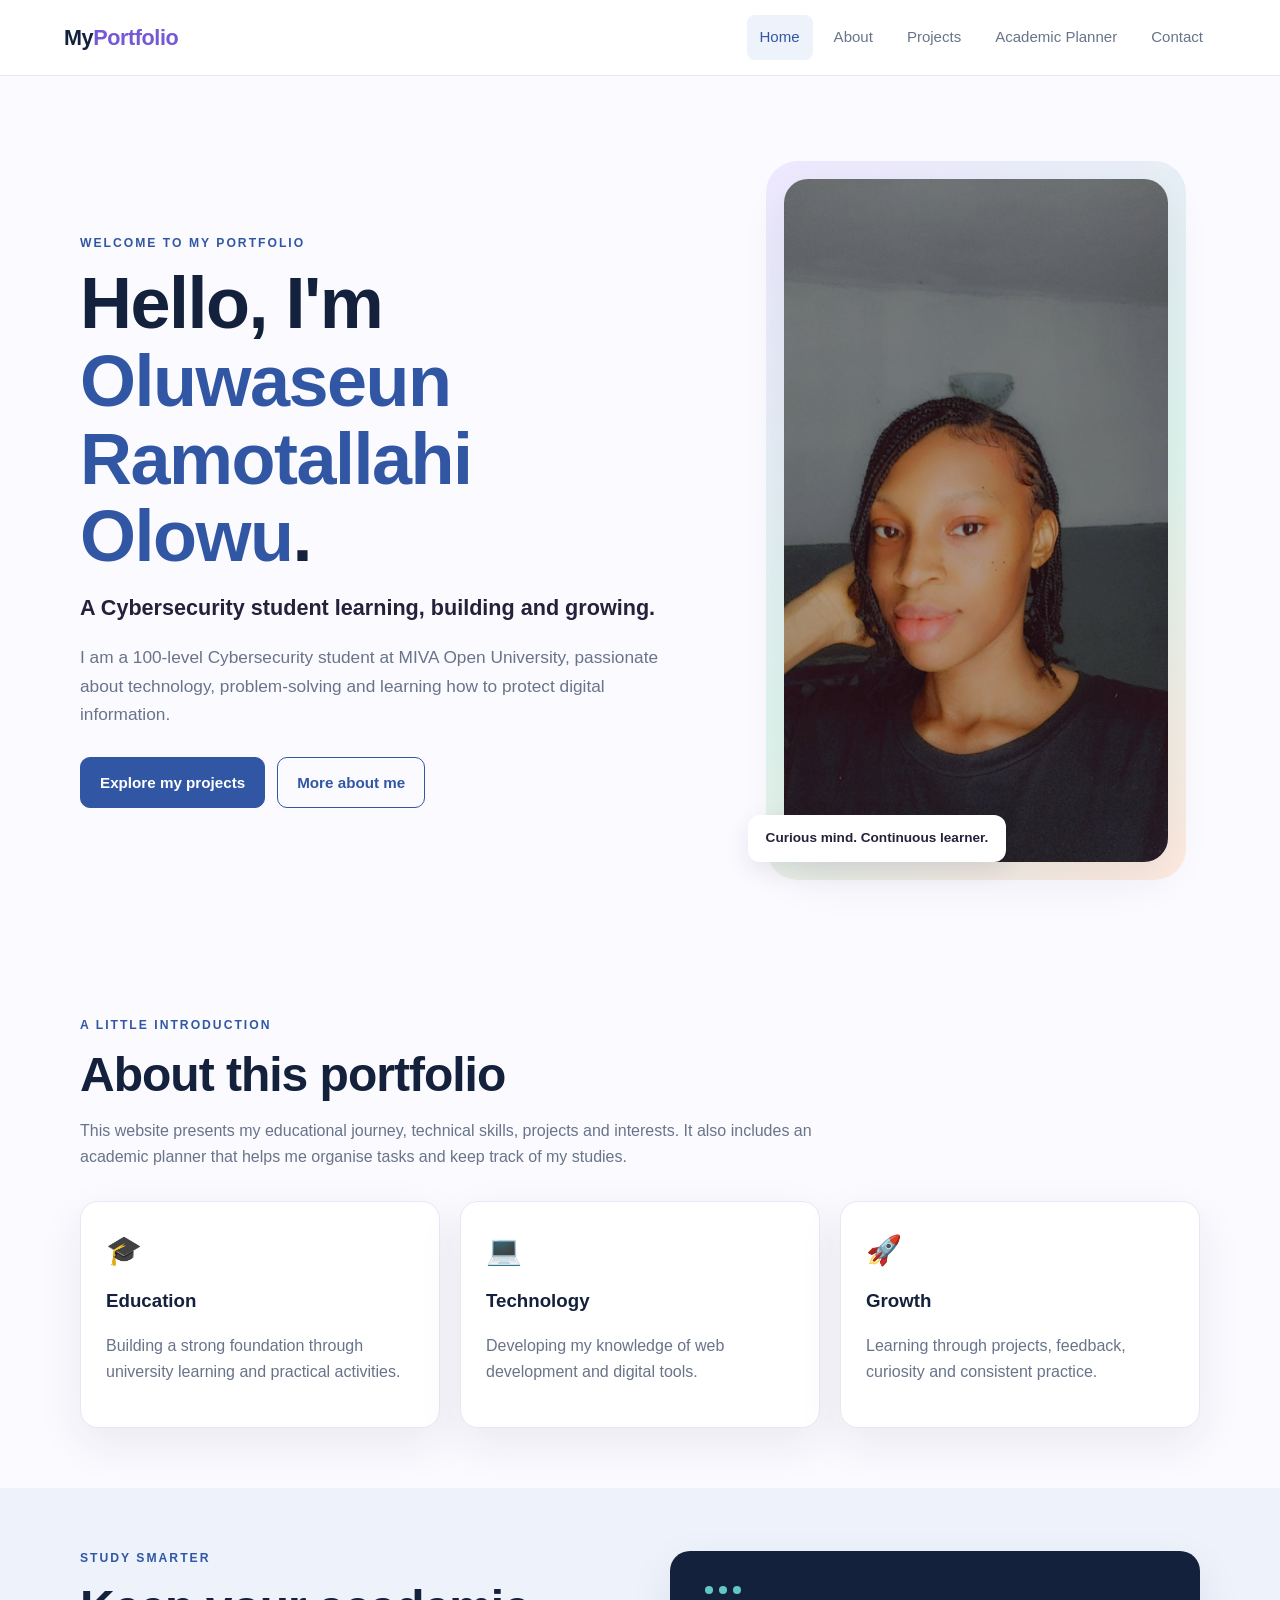
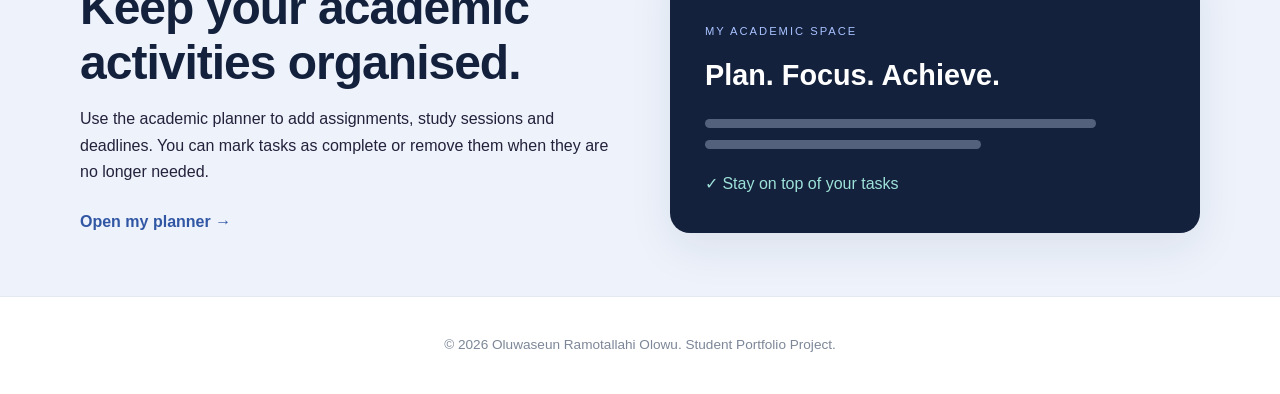
<file: index.html>
<!DOCTYPE html>
<html lang="en">
<head>
  <meta charset="UTF-8">
  <meta name="viewport" content="width=device-width, initial-scale=1.0">
  <meta name="description" content="A student portfolio and academic planner.">
  <title>Home | Student Portfolio</title>
  <link rel="stylesheet" href="css/style.css">
  <script src="js/main.js" defer></script>
</head>
<body>
  <header class="site-header">
    <a class="logo" href="index.html">My<span>Portfolio</span></a>
    <button class="menu-toggle" aria-label="Toggle navigation" aria-expanded="false">☰</button>
    <nav class="navigation" aria-label="Main navigation">
      <a class="active" href="index.html">Home</a>
      <a href="about.html">About</a>
      <a href="projects.html">Projects</a>
      <a href="planner.html">Academic Planner</a>
      <a href="contact.html">Contact</a>
    </nav>
  </header>

  <main>
    <section class="hero container">
      <div class="hero-copy">
        <p class="eyebrow">WELCOME TO MY PORTFOLIO</p>
        <h1>Hello, I'm <span class="accent">Oluwaseun Ramotallahi Olowu</span>.</h1>
        <h2>A Cybersecurity student learning, building and growing.</h2>
        <p class="lead">I am a 100-level Cybersecurity student at MIVA Open University, passionate about technology, problem-solving and learning how to protect digital information.</p>
        <div class="hero-actions">
          <a class="button" href="projects.html">Explore my projects</a>
          <a class="button button-outline" href="about.html">More about me</a>
        </div>
      </div>
      <div class="hero-photo-wrap">
        <img class="hero-photo" src="images/oluwaseun-ramotallahi-olowu.jpeg" alt="Portrait of Oluwaseun Ramotallahi Olowu">
        <span class="photo-note">Curious mind. Continuous learner.</span>
      </div>
    </section>

    <section class="section container">
      <div class="section-heading">
        <p class="eyebrow">A LITTLE INTRODUCTION</p>
        <h2>About this portfolio</h2>
      </div>
      <p class="narrow">This website presents my educational journey, technical skills, projects and interests. It also includes an academic planner that helps me organise tasks and keep track of my studies.</p>
      <div class="quick-grid">
        <article class="info-card"><span class="card-icon">🎓</span><h3>Education</h3><p>Building a strong foundation through university learning and practical activities.</p></article>
        <article class="info-card"><span class="card-icon">💻</span><h3>Technology</h3><p>Developing my knowledge of web development and digital tools.</p></article>
        <article class="info-card"><span class="card-icon">🚀</span><h3>Growth</h3><p>Learning through projects, feedback, curiosity and consistent practice.</p></article>
      </div>
    </section>

    <section class="section soft-section">
      <div class="container split">
        <div><p class="eyebrow">STUDY SMARTER</p><h2>Keep your academic activities organised.</h2><p>Use the academic planner to add assignments, study sessions and deadlines. You can mark tasks as complete or remove them when they are no longer needed.</p><a class="text-link" href="planner.html">Open my planner →</a></div>
        <div class="planner-preview"><div class="preview-top"><span></span><span></span><span></span></div><p class="preview-label">MY ACADEMIC SPACE</p><h3>Plan. Focus. Achieve.</h3><div class="preview-line"></div><div class="preview-line short"></div><div class="preview-check">✓ Stay on top of your tasks</div></div>
      </div>
    </section>
  </main>

  <footer class="site-footer"><p>© <span class="year"></span> Oluwaseun Ramotallahi Olowu. Student Portfolio Project.</p></footer>
</body>
</html>
</file>
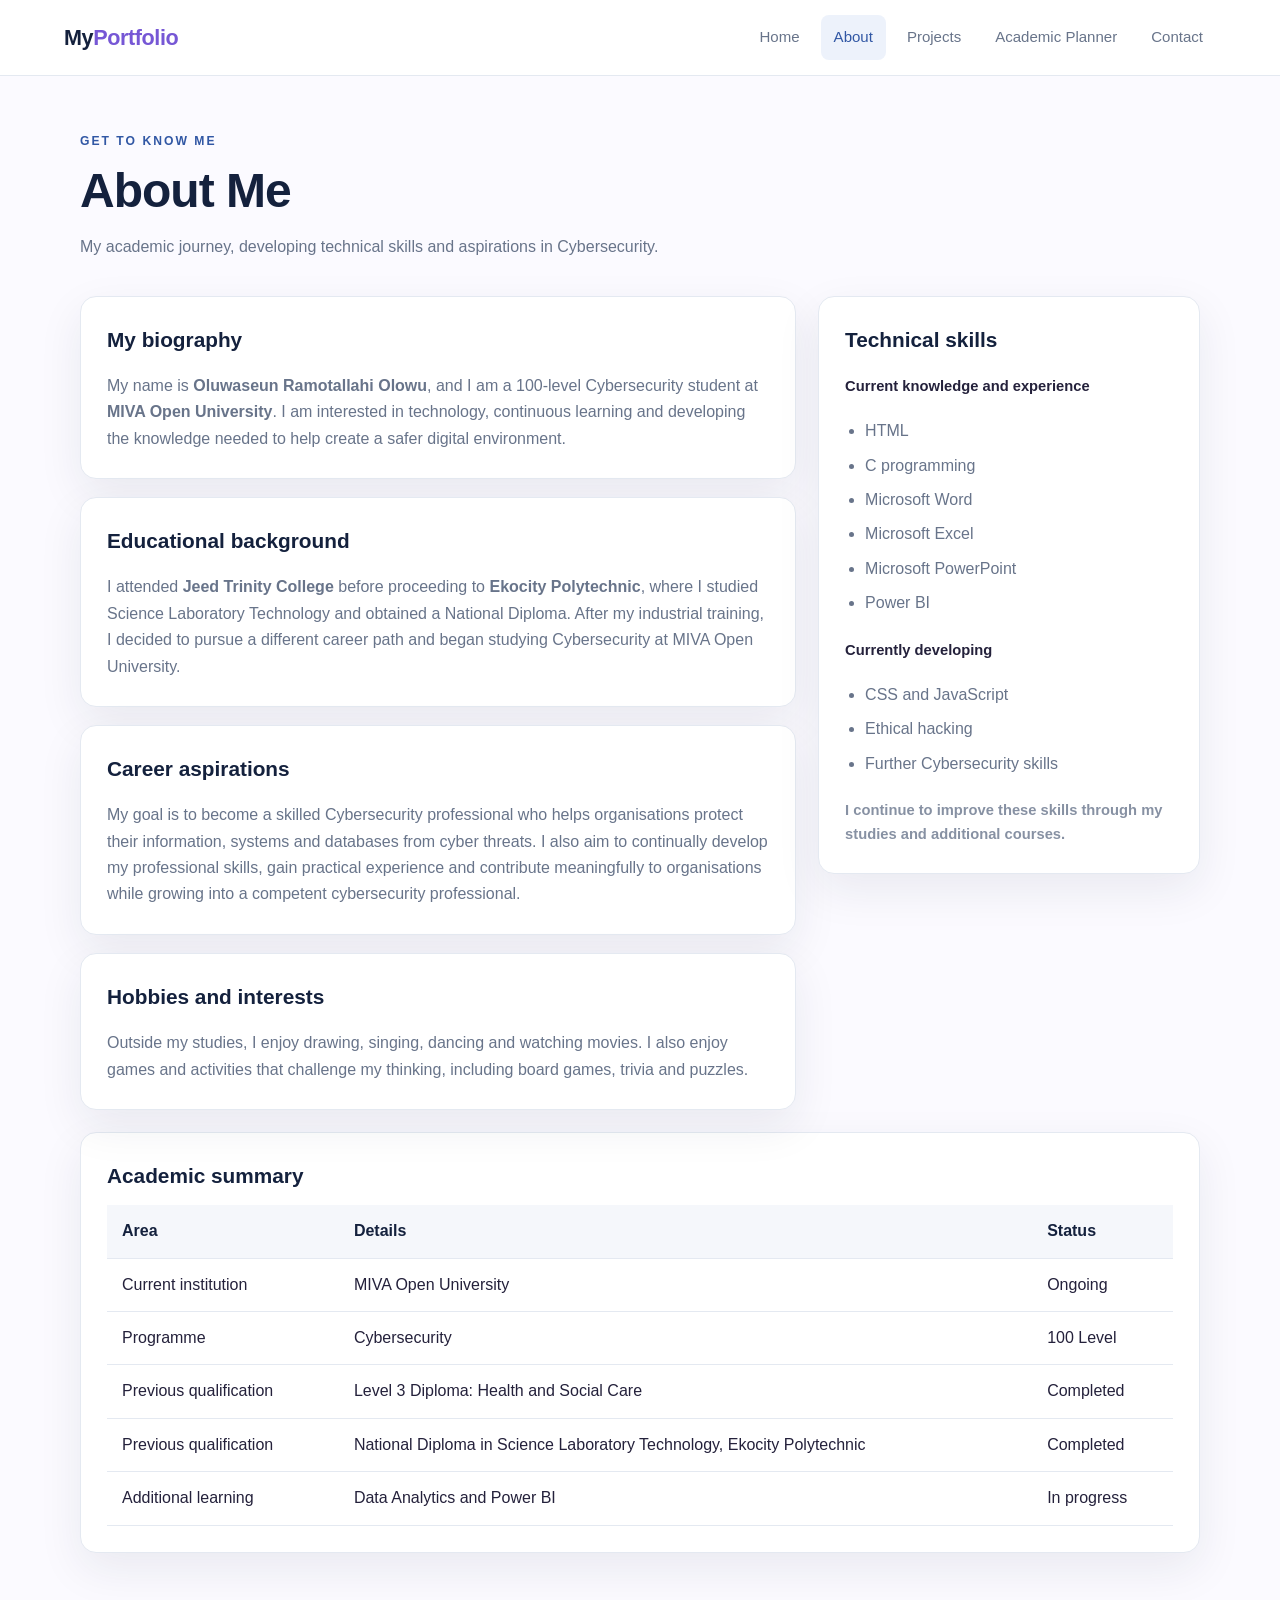
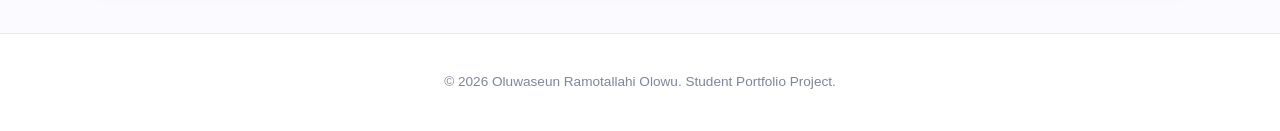
<file: about.html>
<!DOCTYPE html>
<html lang="en">
<head>
  <meta charset="UTF-8">
  <meta name="viewport" content="width=device-width, initial-scale=1.0">
  <title>About Me | Oluwaseun Ramotallahi Olowu</title>
  <link rel="stylesheet" href="css/style.css">
  <script src="js/main.js" defer></script>
</head>
<body>
  <header class="site-header">
    <a class="logo" href="index.html">My<span>Portfolio</span></a>
    <button class="menu-toggle" aria-label="Toggle navigation" aria-expanded="false">☰</button>
    <nav class="navigation" aria-label="Main navigation">
      <a href="index.html">Home</a><a class="active" href="about.html">About</a>
      <a href="projects.html">Projects</a><a href="planner.html">Academic Planner</a>
      <a href="contact.html">Contact</a>
    </nav>
  </header>
  <main class="container page-main">
    <section class="page-intro">
      <p class="eyebrow">GET TO KNOW ME</p>
      <h1>About Me</h1>
      <p>My academic journey, developing technical skills and aspirations in Cybersecurity.</p>
    </section>
    <section class="about-layout">
      <div class="about-main">
        <article class="content-card">
          <h2>My biography</h2>
          <p>My name is <strong>Oluwaseun Ramotallahi Olowu</strong>, and I am a 100-level Cybersecurity student at <strong>MIVA Open University</strong>. I am interested in technology, continuous learning and developing the knowledge needed to help create a safer digital environment.</p>
        </article>
        <article class="content-card">
          <h2>Educational background</h2>
          <p>I attended <strong>Jeed Trinity College</strong> before proceeding to <strong>Ekocity Polytechnic</strong>, where I studied Science Laboratory Technology and obtained a National Diploma. After my industrial training, I decided to pursue a different career path and began studying Cybersecurity at MIVA Open University.</p>
        </article>
        <article class="content-card">
          <h2>Career aspirations</h2>
          <p>My goal is to become a skilled Cybersecurity professional who helps organisations protect their information, systems and databases from cyber threats. I also aim to continually develop my professional skills, gain practical experience and contribute meaningfully to organisations while growing into a competent cybersecurity professional.</p>
        </article>
        <article class="content-card">
          <h2>Hobbies and interests</h2>
          <p>Outside my studies, I enjoy drawing, singing, dancing and watching movies. I also enjoy games and activities that challenge my thinking, including board games, trivia and puzzles.</p>
        </article>
      </div>
      <aside class="content-card skills-card">
        <h2>Technical skills</h2>
        <p><strong>Current knowledge and experience</strong></p>
        <ul class="interest-list">
          <li>HTML</li><li>C programming</li><li>Microsoft Word</li>
          <li>Microsoft Excel</li><li>Microsoft PowerPoint</li><li>Power BI</li>
        </ul>
        <p><strong>Currently developing</strong></p>
        <ul class="interest-list">
          <li>CSS and JavaScript</li><li>Ethical hacking</li>
          <li>Further Cybersecurity skills</li>
        </ul>
        <p class="small-note">I continue to improve these skills through my studies and additional courses.</p>
      </aside>
    </section>
    <section class="content-card table-card">
      <h2>Academic summary</h2>
      <div class="table-wrap">
        <table>
          <thead><tr><th>Area</th><th>Details</th><th>Status</th></tr></thead>
          <tbody>
            <tr><td>Current institution</td><td>MIVA Open University</td><td>Ongoing</td></tr>
            <tr><td>Programme</td><td>Cybersecurity</td><td>100 Level</td></tr>
            <tr><td>Previous qualification</td><td>Level 3 Diploma: Health and Social Care</td><td>Completed</td></tr>
            <tr><td>Previous qualification</td><td>National Diploma in Science Laboratory Technology, Ekocity Polytechnic</td><td>Completed</td></tr>
            <tr><td>Additional learning</td><td>Data Analytics and Power BI</td><td>In progress</td></tr>
          </tbody>
        </table>
      </div>
    </section>
  </main>
  <footer class="site-footer"><p>© <span class="year"></span> Oluwaseun Ramotallahi Olowu. Student Portfolio Project.</p></footer>
</body>
</html>
</file>
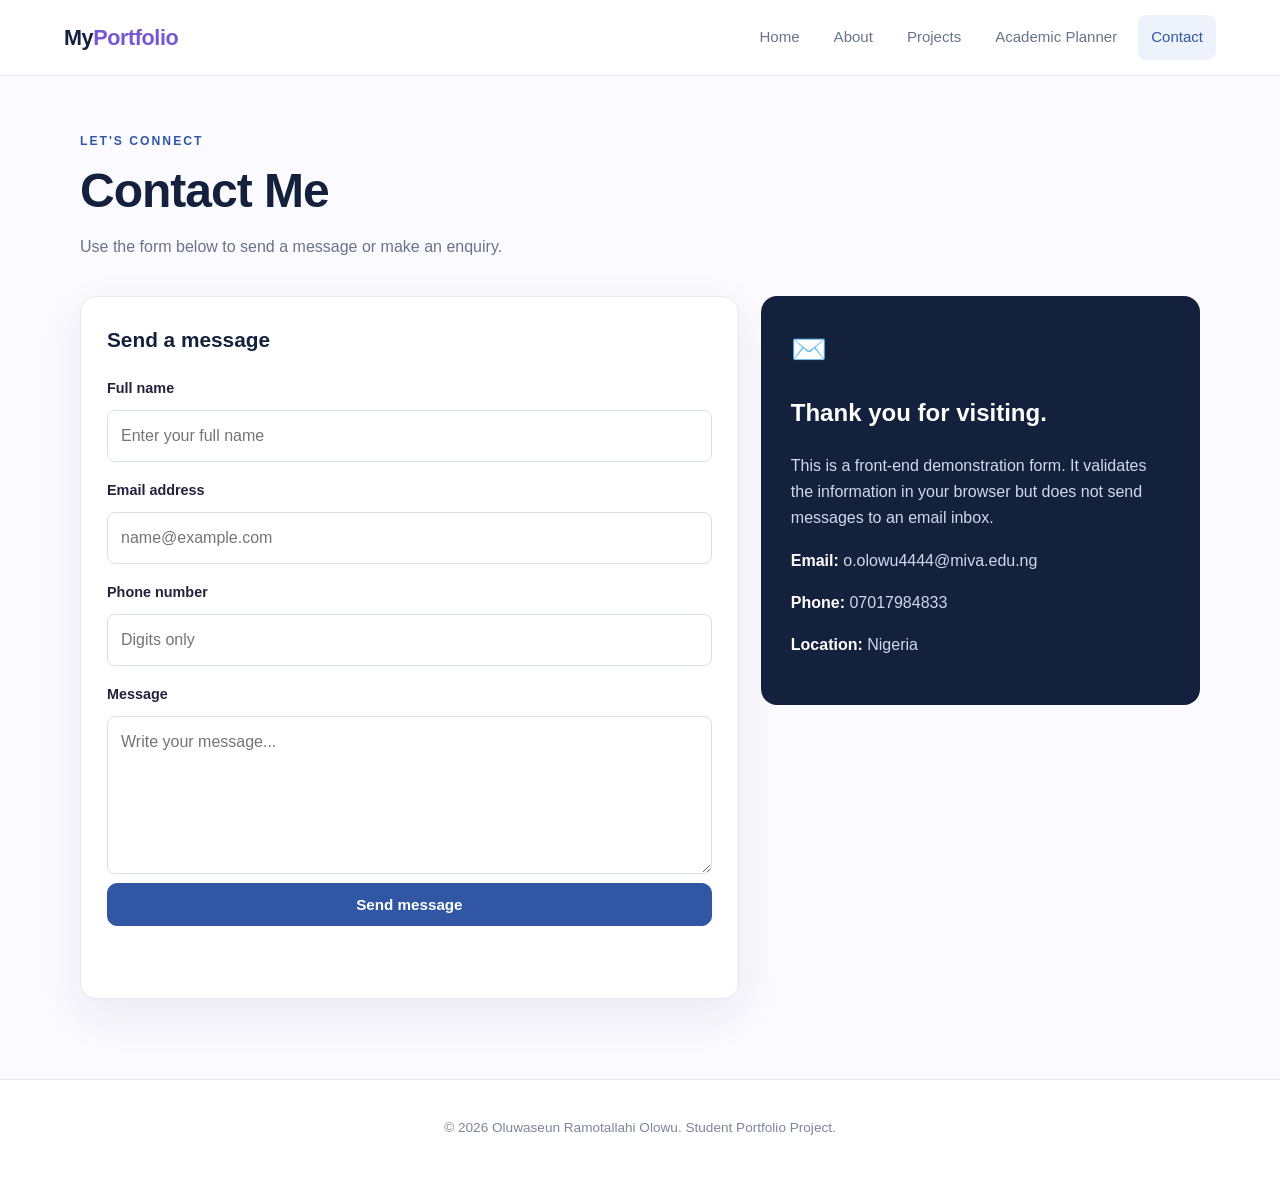
<file: contact.html>
<!DOCTYPE html>
<html lang="en">
<head><meta charset="UTF-8"><meta name="viewport" content="width=device-width, initial-scale=1.0"><title>Contact | Student Portfolio</title><link rel="stylesheet" href="css/style.css"><script src="js/contact.js" defer></script><script src="js/main.js" defer></script></head>
<body>
<header class="site-header"><a class="logo" href="index.html">My<span>Portfolio</span></a><button class="menu-toggle" aria-label="Toggle navigation" aria-expanded="false">☰</button><nav class="navigation" aria-label="Main navigation"><a href="index.html">Home</a><a href="about.html">About</a><a href="projects.html">Projects</a><a href="planner.html">Academic Planner</a><a class="active" href="contact.html">Contact</a></nav></header>
<main class="container page-main">
  <section class="page-intro"><p class="eyebrow">LET'S CONNECT</p><h1>Contact Me</h1><p>Use the form below to send a message or make an enquiry.</p></section>
  <section class="contact-layout">
    <div class="content-card"><h2>Send a message</h2><form id="contact-form" novalidate>
      <label for="name">Full name</label><input id="name" name="name" type="text" placeholder="Enter your full name" required>
      <label for="email">Email address</label><input id="email" name="email" type="email" placeholder="name@example.com" required>
      <label for="phone">Phone number</label><input id="phone" name="phone" type="tel" inputmode="numeric" placeholder="Digits only" required>
      <label for="message">Message</label><textarea id="message" name="message" rows="5" placeholder="Write your message..." required></textarea>
      <button class="button" type="submit">Send message</button><p id="contact-feedback" class="form-message" role="status" aria-live="polite"></p>
    </form></div>
    <aside class="contact-aside"><span class="card-icon">✉️</span><h2>Thank you for visiting.</h2><p>This is a front-end demonstration form. It validates the information in your browser but does not send messages to an email inbox.</p><p><strong>Email:</strong> <a href="mailto:o.olowu4444@miva.edu.ng">o.olowu4444@miva.edu.ng</a></p><p><strong>Phone:</strong> <a href="tel:07017984833">07017984833</a></p><p><strong>Location:</strong> Nigeria</p></aside>
  </section>
</main>
<footer class="site-footer"><p>© <span class="year"></span> Oluwaseun Ramotallahi Olowu. Student Portfolio Project.</p></footer>
</body></html>
</file>
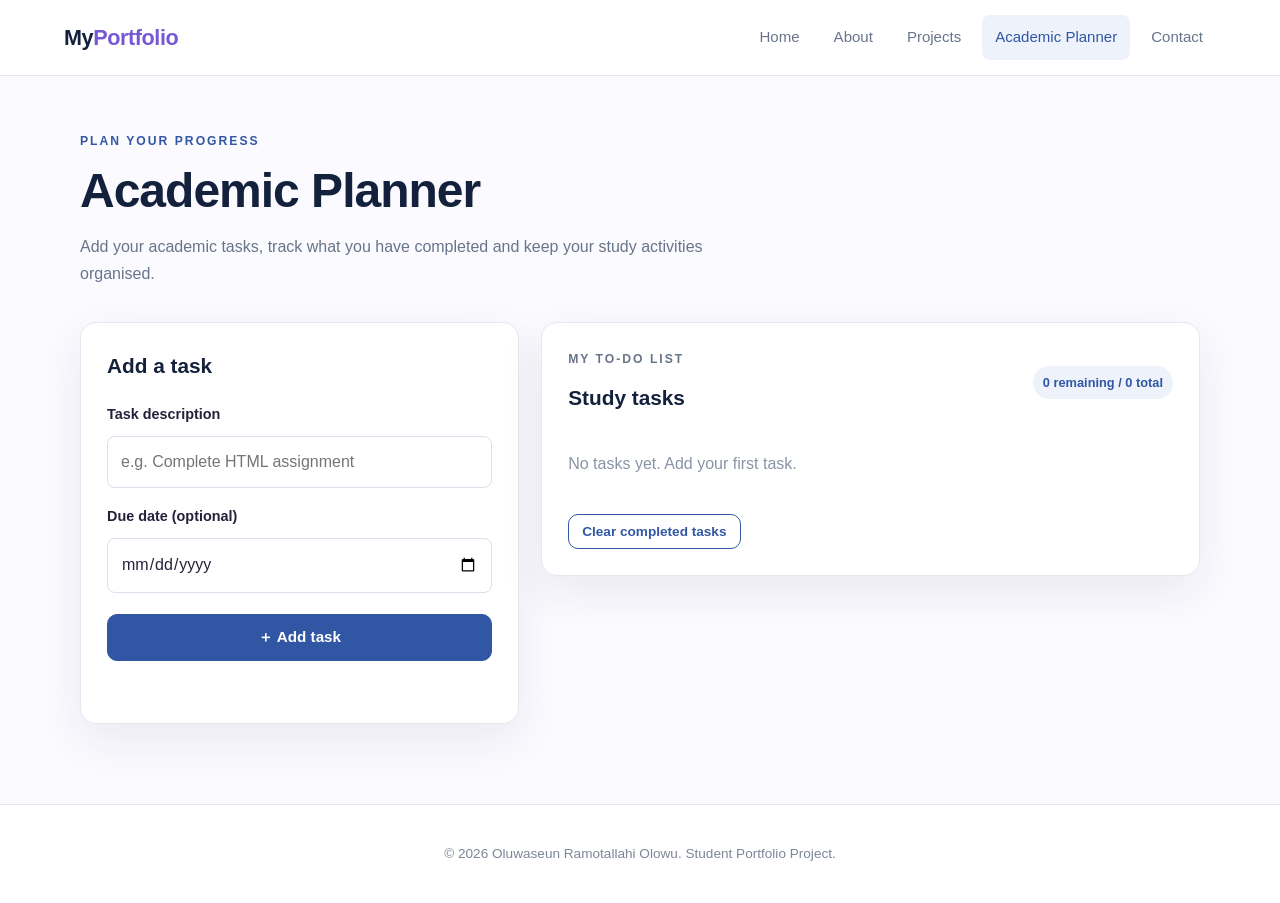
<file: planner.html>
<!DOCTYPE html>
<html lang="en">
<head><meta charset="UTF-8"><meta name="viewport" content="width=device-width, initial-scale=1.0"><title>Academic Planner | Student Portfolio</title><link rel="stylesheet" href="css/style.css"><script src="js/planner.js" defer></script><script src="js/main.js" defer></script></head>
<body>
<header class="site-header"><a class="logo" href="index.html">My<span>Portfolio</span></a><button class="menu-toggle" aria-label="Toggle navigation" aria-expanded="false">☰</button><nav class="navigation" aria-label="Main navigation"><a href="index.html">Home</a><a href="about.html">About</a><a href="projects.html">Projects</a><a class="active" href="planner.html">Academic Planner</a><a href="contact.html">Contact</a></nav></header>
<main class="container page-main">
  <section class="page-intro"><p class="eyebrow">PLAN YOUR PROGRESS</p><h1>Academic Planner</h1><p>Add your academic tasks, track what you have completed and keep your study activities organised.</p></section>
  <section class="planner-layout">
    <div class="content-card planner-form-card"><h2>Add a task</h2><form id="task-form"><label for="task-input">Task description</label><input id="task-input" type="text" placeholder="e.g. Complete HTML assignment" maxlength="100" required><label for="task-date">Due date (optional)</label><input id="task-date" type="date"><button class="button" type="submit">＋ Add task</button></form><p id="planner-message" class="form-message" role="status"></p></div>
    <div class="content-card task-card"><div class="task-heading"><div><p class="eyebrow">MY TO-DO LIST</p><h2>Study tasks</h2></div><span id="task-count" class="task-count">0 tasks</span></div><ul id="task-list" class="task-list" aria-live="polite"><li class="empty-state">No tasks yet. Add your first task.</li></ul><button id="clear-completed" class="button button-outline button-small" type="button">Clear completed tasks</button></div>
  </section>
</main>
<footer class="site-footer"><p>© <span class="year"></span> Oluwaseun Ramotallahi Olowu. Student Portfolio Project.</p></footer>
</body></html>
</file>
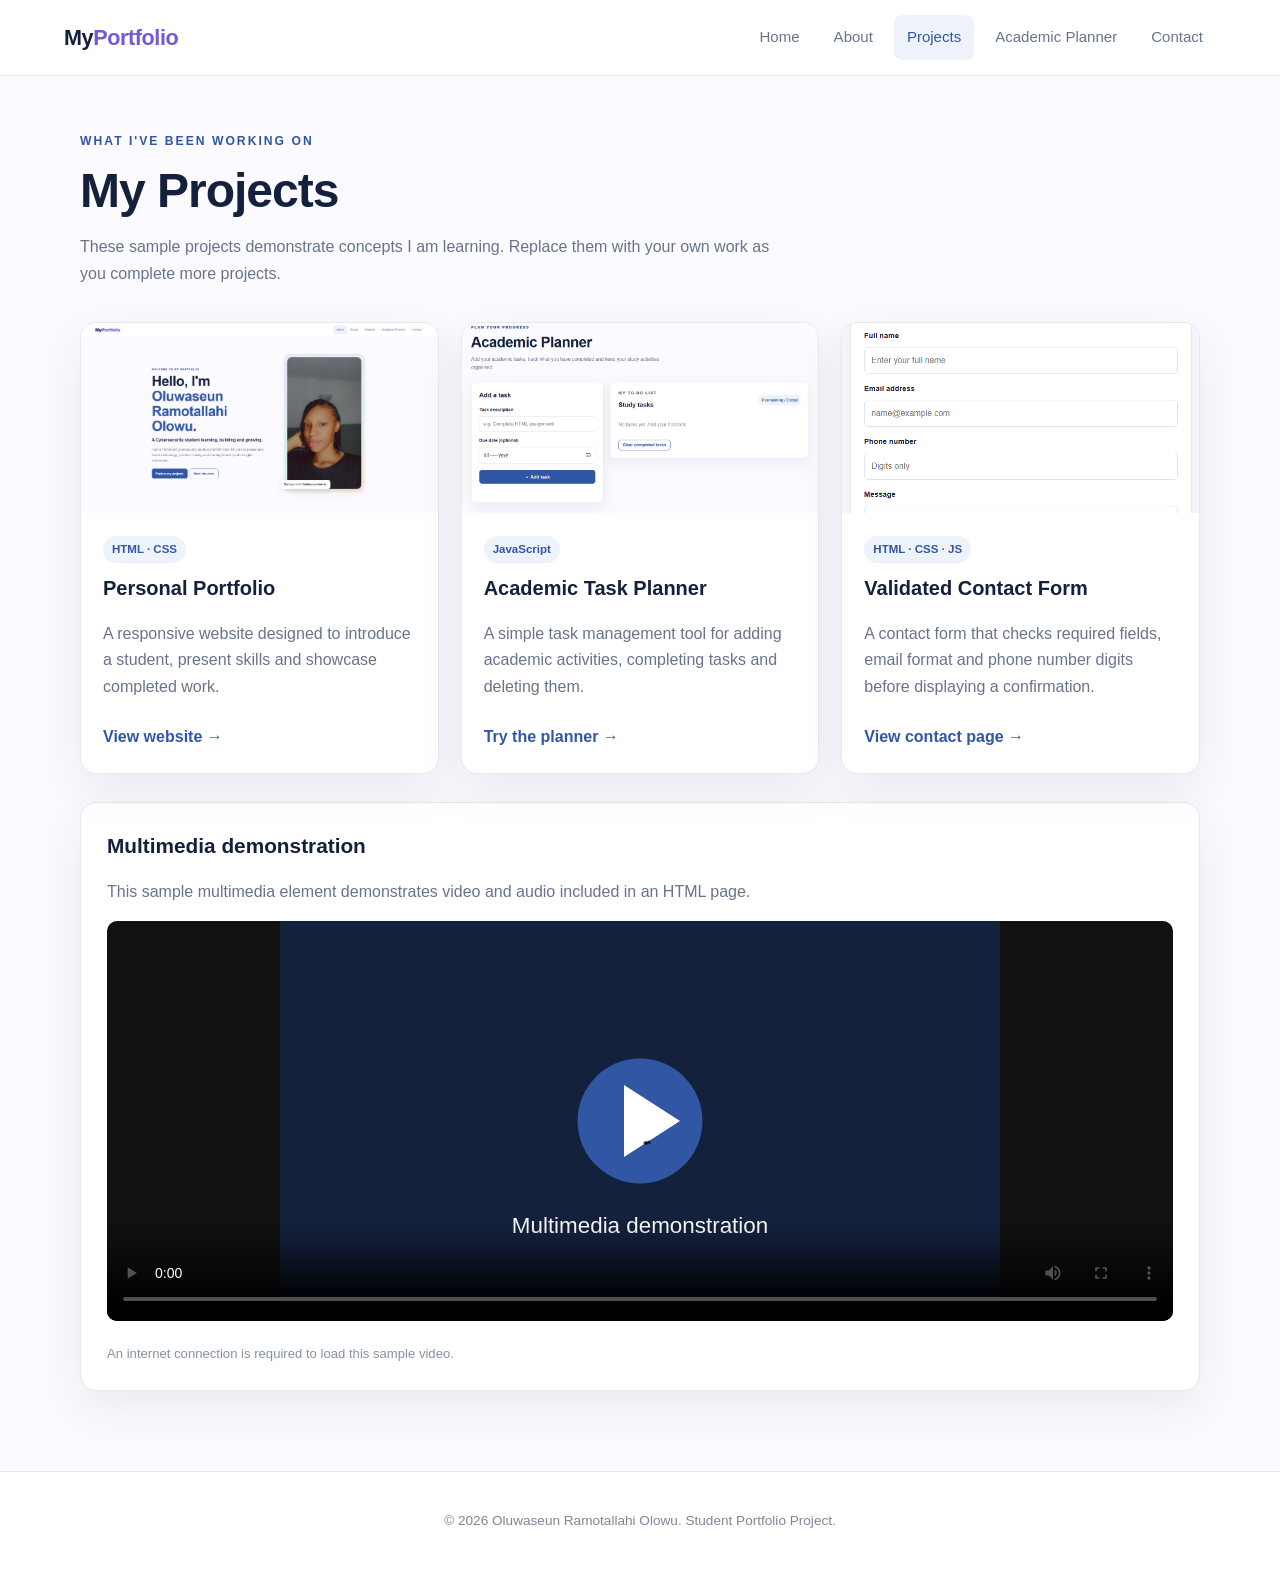
<file: projects.html>
<!DOCTYPE html>
<html lang="en">
<head><meta charset="UTF-8"><meta name="viewport" content="width=device-width, initial-scale=1.0"><title>Projects | Student Portfolio</title><link rel="stylesheet" href="css/style.css"><script src="js/main.js" defer></script></head>
<body>
<header class="site-header"><a class="logo" href="index.html">My<span>Portfolio</span></a><button class="menu-toggle" aria-label="Toggle navigation" aria-expanded="false">☰</button><nav class="navigation" aria-label="Main navigation"><a href="index.html">Home</a><a href="about.html">About</a><a class="active" href="projects.html">Projects</a><a href="planner.html">Academic Planner</a><a href="contact.html">Contact</a></nav></header>
<main class="container page-main">
  <section class="page-intro"><p class="eyebrow">WHAT I'VE BEEN WORKING ON</p><h1>My Projects</h1><p>These sample projects demonstrate concepts I am learning. Replace them with your own work as you complete more projects.</p></section>
  <section class="project-grid">
    <article class="project-card"><img src="images/homepage-screenshot.png.png" alt="Screenshot of my homepage"><div class="project-body"><span class="tag">HTML · CSS</span><h2>Personal Portfolio</h2><p>A responsive website designed to introduce a student, present skills and showcase completed work.</p><a class="text-link" href="index.html">View website →</a></div></article>
    <article class="project-card"><img src="images/planner-screenshot.png.png" alt="Screenshot of my academic planner"><div class="project-body"><span class="tag">JavaScript</span><h2>Academic Task Planner</h2><p>A simple task management tool for adding academic activities, completing tasks and deleting them.</p><a class="text-link" href="planner.html">Try the planner →</a></div></article>
    <article class="project-card"><img src="images/contact-screenshot.png.png" alt="Screenshot of my contact page"><div class="project-body"><span class="tag">HTML · CSS · JS</span><h2>Validated Contact Form</h2><p>A contact form that checks required fields, email format and phone number digits before displaying a confirmation.</p><a class="text-link" href="contact.html">View contact page →</a></div></article>
  </section>
  <section class="content-card multimedia-card"><h2>Multimedia demonstration</h2><p>This sample multimedia element demonstrates video and audio included in an HTML page.</p><video controls preload="metadata" poster="images/video-poster.svg"><source src="https://www.w3schools.com/html/mov_bbb.mp4" type="video/mp4">Your browser does not support HTML video.</video><p class="small-note">An internet connection is required to load this sample video.</p></section>
</main>
<footer class="site-footer"><p>© <span class="year"></span> Oluwaseun Ramotallahi Olowu. Student Portfolio Project.</p></footer>
</body></html>
</file>
<file: css/style.css>
:root{--navy:#14213d;--blue:#3157a4;--cyan:#63c7c2;--ink:#243047;--muted:#68748a;--paper:#f7f9fc;--white:#fff;--line:#e4e9f1;--shadow:0 16px 45px rgba(20,33,61,.08)}
*{box-sizing:border-box}html{scroll-behavior:smooth}body{margin:0;font-family:Arial,Helvetica,sans-serif;color:var(--ink);background:var(--paper);line-height:1.65}a{color:inherit;text-decoration:none}img{max-width:100%;display:block}.container{width:min(1120px,90%);margin-inline:auto}
.site-header{min-height:76px;padding:0 5%;display:flex;align-items:center;justify-content:space-between;background:var(--white);border-bottom:1px solid var(--line);position:sticky;top:0;z-index:10}.logo{font-size:1.35rem;font-weight:800;color:var(--navy);letter-spacing:-.5px}.logo span{color:var(--blue)}.navigation{display:flex;align-items:center;gap:8px}.navigation a{padding:10px 13px;border-radius:8px;color:var(--muted);font-size:.94rem;transition:background .2s,color .2s}.navigation a:hover,.navigation a.active{background:#edf2fb;color:var(--blue)}.menu-toggle{display:none;border:0;background:transparent;font-size:1.6rem;color:var(--navy);cursor:pointer}
.hero{display:grid;grid-template-columns:1.15fr .85fr;align-items:center;gap:55px;padding-block:85px 75px}.eyebrow{font-size:.76rem;font-weight:800;letter-spacing:2px;color:var(--blue);margin:0 0 12px}.hero h1{font-size:clamp(2.5rem,6vw,4.5rem);line-height:1.08;letter-spacing:-2px;margin:0 0 14px;color:var(--navy)}.accent{color:var(--blue)}.hero h2{font-size:1.35rem;font-weight:600;margin:0 0 14px}.lead{font-size:1.08rem;color:var(--muted);max-width:580px}.hero-actions{display:flex;gap:12px;flex-wrap:wrap;margin-top:28px}.button{display:inline-flex;align-items:center;justify-content:center;border:1px solid var(--blue);border-radius:9px;background:var(--blue);color:white;padding:12px 19px;font-weight:700;font-size:.95rem;cursor:pointer;transition:transform .2s,background .2s}.button:hover{transform:translateY(-2px);background:var(--navy)}.button-outline{background:transparent;color:var(--blue)}.button-outline:hover{color:white}.button-small{padding:9px 13px;font-size:.85rem}.hero-photo-wrap{position:relative;max-width:420px;justify-self:center}.hero-photo{width:100%;border-radius:30px;box-shadow:var(--shadow)}.photo-note{position:absolute;bottom:18px;left:-18px;background:white;padding:12px 18px;border-radius:10px;box-shadow:var(--shadow);font-size:.85rem;font-weight:700}
.section{padding-block:60px}.section-heading h2,.split h2,.page-intro h1{font-size:clamp(2rem,4vw,3rem);line-height:1.15;color:var(--navy);margin:0 0 16px;letter-spacing:-1px}.narrow{max-width:760px;color:var(--muted)}.quick-grid{display:grid;grid-template-columns:repeat(3,1fr);gap:20px;margin-top:30px}.info-card,.content-card,.project-card{background:white;border:1px solid var(--line);border-radius:16px;box-shadow:var(--shadow)}.info-card{padding:25px}.card-icon{font-size:1.8rem}.info-card h3{margin:12px 0 5px;color:var(--navy)}.info-card p,.content-card p,.project-card p{color:var(--muted)}.soft-section{background:#edf2fb}.split{display:grid;grid-template-columns:1fr 1fr;align-items:center;gap:60px}.text-link{display:inline-block;color:var(--blue);font-weight:700;margin-top:8px}.planner-preview{background:var(--navy);color:white;border-radius:20px;padding:35px;min-height:260px;box-shadow:var(--shadow)}.preview-top{display:flex;gap:6px}.preview-top span{height:8px;width:8px;border-radius:50%;background:var(--cyan)}.preview-label{font-size:.7rem;letter-spacing:2px;color:#a8c2ff;margin-top:28px}.planner-preview h3{font-size:1.8rem;margin:4px 0 20px}.preview-line{height:9px;background:#53617d;border-radius:10px;width:85%;margin:12px 0}.preview-line.short{width:60%}.preview-check{margin-top:22px;color:#9de2d8}
.page-main{padding-block:55px 80px}.page-intro{margin-bottom:35px}.page-intro h1{margin-bottom:10px}.page-intro>p:last-child{color:var(--muted);max-width:700px}.about-layout{display:grid;grid-template-columns:1.5fr .8fr;gap:22px;align-items:start}.about-main{display:grid;gap:18px}.content-card{padding:26px}.content-card h2{margin:0 0 12px;color:var(--navy);font-size:1.3rem}.content-card p:last-child{margin-bottom:0}.small-note{font-size:.82rem;color:#8791a3!important}.interest-list{padding-left:20px;color:var(--muted)}.interest-list li{padding:4px 0}.skills-card p{margin:17px 0 6px;font-size:.92rem;font-weight:700;color:var(--ink)}.skill-track{height:9px;border-radius:20px;background:#e9edf5;overflow:hidden}.skill-track span{display:block;height:100%;border-radius:20px;background:linear-gradient(90deg,var(--blue),var(--cyan))}.table-card{margin-top:22px}.table-wrap{overflow-x:auto}table{width:100%;border-collapse:collapse;text-align:left;min-width:500px}th,td{padding:13px 15px;border-bottom:1px solid var(--line)}th{color:var(--navy);background:#f5f7fb}
.project-grid{display:grid;grid-template-columns:repeat(3,1fr);gap:22px}.project-card{overflow:hidden;transition:transform .2s}.project-card:hover{transform:translateY(-5px)}.project-card>img{width:100%;height:190px;object-fit:cover;background:#eaf0fb}.project-body{padding:22px}.project-body h2{font-size:1.25rem;color:var(--navy);margin:9px 0}.tag{display:inline-block;background:#edf2fb;color:var(--blue);padding:4px 9px;border-radius:30px;font-size:.72rem;font-weight:800}.multimedia-card{margin-top:28px}.multimedia-card video{width:100%;max-height:400px;border-radius:10px;background:#111}
.planner-layout{display:grid;grid-template-columns:.8fr 1.2fr;gap:22px;align-items:start}.planner-form-card form,.contact-layout form{display:flex;flex-direction:column;gap:9px}.planner-form-card label,.contact-layout label{font-size:.9rem;font-weight:700;color:var(--ink);margin-top:8px}.planner-form-card input,.contact-layout input,.contact-layout textarea{width:100%;padding:12px 13px;border:1px solid #d9e0eb;border-radius:8px;background:white;font:inherit;color:var(--ink);outline:none}.planner-form-card input:focus,.contact-layout input:focus,.contact-layout textarea:focus{border-color:var(--blue);box-shadow:0 0 0 3px #3157a41c}.planner-form-card .button{margin-top:12px}.task-heading{display:flex;justify-content:space-between;align-items:center;gap:12px}.task-heading h2{margin:0}.task-count{font-size:.8rem;color:var(--blue);background:#edf2fb;padding:6px 10px;border-radius:30px;font-weight:700}.task-list{list-style:none;margin:18px 0;padding:0}.task-item{display:flex;align-items:center;gap:12px;padding:13px 0;border-bottom:1px solid var(--line)}.task-item input{accent-color:var(--blue);width:18px;height:18px}.task-text{flex:1;overflow-wrap:anywhere}.task-item.completed .task-text{text-decoration:line-through;color:#9aa3b2}.task-date{display:block;font-size:.76rem;color:#8a94a6}.delete-task{border:0;background:#fff0f0;color:#bd4545;border-radius:7px;padding:7px 10px;cursor:pointer}.empty-state{color:#8a94a6;padding:18px 0}.form-message{min-height:22px;font-size:.9rem;font-weight:700;color:#237b61}.contact-layout{display:grid;grid-template-columns:1.2fr .8fr;gap:22px;align-items:start}.contact-layout textarea{resize:vertical}.contact-aside{background:var(--navy);color:white;padding:30px;border-radius:16px}.contact-aside h2{font-size:1.5rem}.contact-aside p{color:#d0d9eb}.contact-aside strong{color:white}
.site-footer{text-align:center;padding:24px 5%;background:white;border-top:1px solid var(--line);color:#7d8798;font-size:.85rem}
@media(max-width:800px){.site-header{min-height:68px}.menu-toggle{display:block}.navigation{display:none;position:absolute;top:68px;left:0;right:0;background:white;padding:12px 5% 18px;box-shadow:var(--shadow);flex-direction:column;align-items:stretch}.navigation.open{display:flex}.navigation a{padding:12px}.hero{grid-template-columns:1fr;text-align:center;padding-block:55px;gap:35px}.hero-copy .lead{margin-inline:auto}.hero-actions{justify-content:center}.hero-photo-wrap{max-width:330px}.quick-grid,.project-grid{grid-template-columns:1fr 1fr}.split{gap:30px}.about-layout,.planner-layout,.contact-layout{grid-template-columns:1fr}}
@media(max-width:540px){.quick-grid,.project-grid{grid-template-columns:1fr}.page-main{padding-top:38px}.content-card{padding:21px}.split{grid-template-columns:1fr}.hero h1{letter-spacing:-1px}.photo-note{left:-7px}.task-heading{align-items:flex-start;flex-direction:column}.task-item{flex-wrap:wrap}.task-date{margin-left:30px}}

/* Modern personal touches */
:root { --accent: #7657d5; --accent-soft: #eee8ff; --ink: #24213b; }
body { background: #fbfaff; }
.site-header { background: rgba(255,255,255,.94); backdrop-filter: blur(12px); }
.logo { font-weight: 800; letter-spacing: -.4px; }
.logo span { color: var(--accent); }
.hero { gap: 4rem; }
.hero h1 { letter-spacing: -1.5px; }
.hero-photo-wrap { padding: 18px; border-radius: 32px; background: linear-gradient(145deg,#eee8ff,#e0f5ed 58%,#ffeadf); }
.hero-photo { border-radius: 24px; object-fit: cover; object-position: center 30%; }
.info-card { border: 1px solid #ebe6f5; border-radius: 18px; transition: transform .25s, box-shadow .25s; }
.info-card:hover { transform: translateY(-5px); box-shadow: 0 14px 30px #35265d14; }
.button { border-radius: 10px; transition: transform .2s, box-shadow .2s; }
.button:hover { transform: translateY(-2px); box-shadow: 0 8px 20px #7657d533; }
.photo-note { border-radius: 12px; box-shadow: 0 8px 25px #30234a18; }
@media (max-width: 700px) { .hero-photo { object-position: center 30%; } }
</file>
